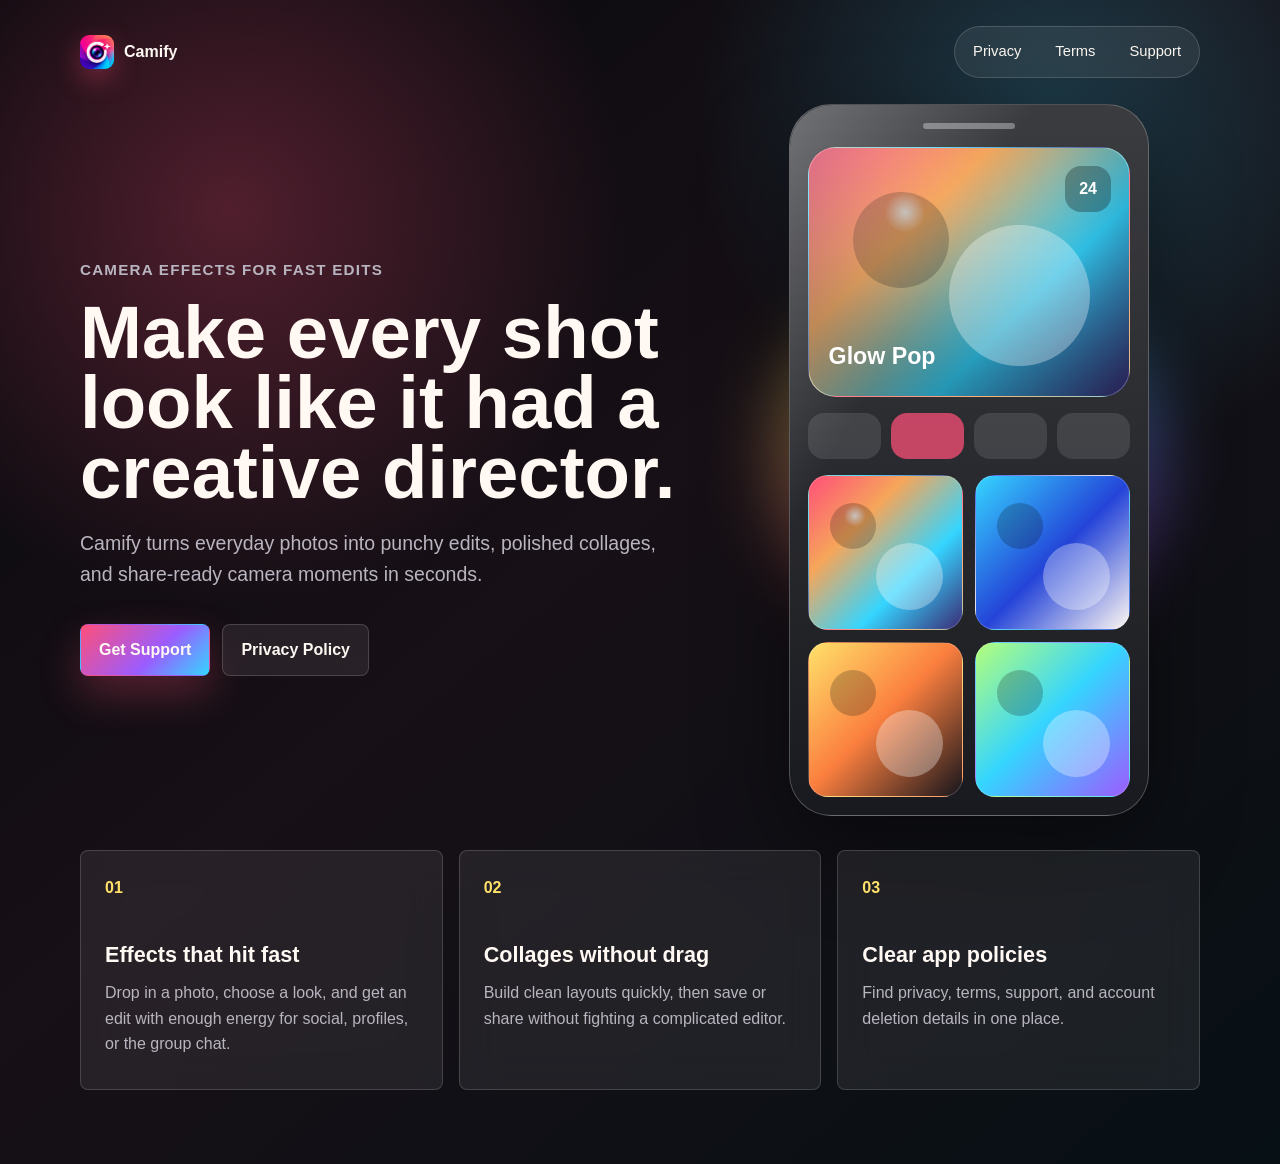
<file: index.html>
<!doctype html>
<html lang="en">
<head>
  <meta charset="utf-8">
  <meta name="viewport" content="width=device-width, initial-scale=1">
  <title>Camify - Creative Camera Effects</title>
  <link rel="icon" type="image/png" href="assets/logo.png">
  <link rel="apple-touch-icon" href="assets/logo.png">
  <link rel="stylesheet" href="styles.css">
</head>
<body>
  <header class="site-header">
    <a class="brand" href="index.html" aria-label="Camify home">
      <img class="brand-mark" src="assets/logo.png" alt="" aria-hidden="true">
      <span>Camify</span>
    </a>
    <nav class="top-nav" aria-label="Camify links">
      <a href="privacy.html">Privacy</a>
      <a href="terms.html">Terms</a>
      <a href="support.html">Support</a>
    </nav>
  </header>

  <main>
    <section class="hero">
      <div class="hero-copy">
        <p class="eyebrow">Camera effects for fast edits</p>
        <h1>Make every shot look like it had a creative director.</h1>
        <p class="lede">Camify turns everyday photos into punchy edits, polished collages, and share-ready camera moments in seconds.</p>
        <div class="hero-actions" aria-label="Primary links">
          <a class="button primary" href="support.html">Get Support</a>
          <a class="button secondary" href="privacy.html">Privacy Policy</a>
        </div>
      </div>

      <div class="phone-stage" aria-label="Camify preview">
        <div class="phone">
          <div class="phone-bar"></div>
          <div class="camera-card main-shot">
            <span class="shot-label">Glow Pop</span>
            <span class="shot-count">24</span>
          </div>
          <div class="tool-row">
            <span></span>
            <span></span>
            <span></span>
            <span></span>
          </div>
          <div class="mini-grid">
            <div class="camera-card tile-one"></div>
            <div class="camera-card tile-two"></div>
            <div class="camera-card tile-three"></div>
            <div class="camera-card tile-four"></div>
          </div>
        </div>
      </div>
    </section>

    <section class="feature-band" aria-label="Camify highlights">
      <article>
        <span>01</span>
        <h2>Effects that hit fast</h2>
        <p>Drop in a photo, choose a look, and get an edit with enough energy for social, profiles, or the group chat.</p>
      </article>
      <article>
        <span>02</span>
        <h2>Collages without drag</h2>
        <p>Build clean layouts quickly, then save or share without fighting a complicated editor.</p>
      </article>
      <article>
        <span>03</span>
        <h2>Clear app policies</h2>
        <p>Find privacy, terms, support, and account deletion details in one place.</p>
      </article>
    </section>
  </main>
</body>
</html>
</file>
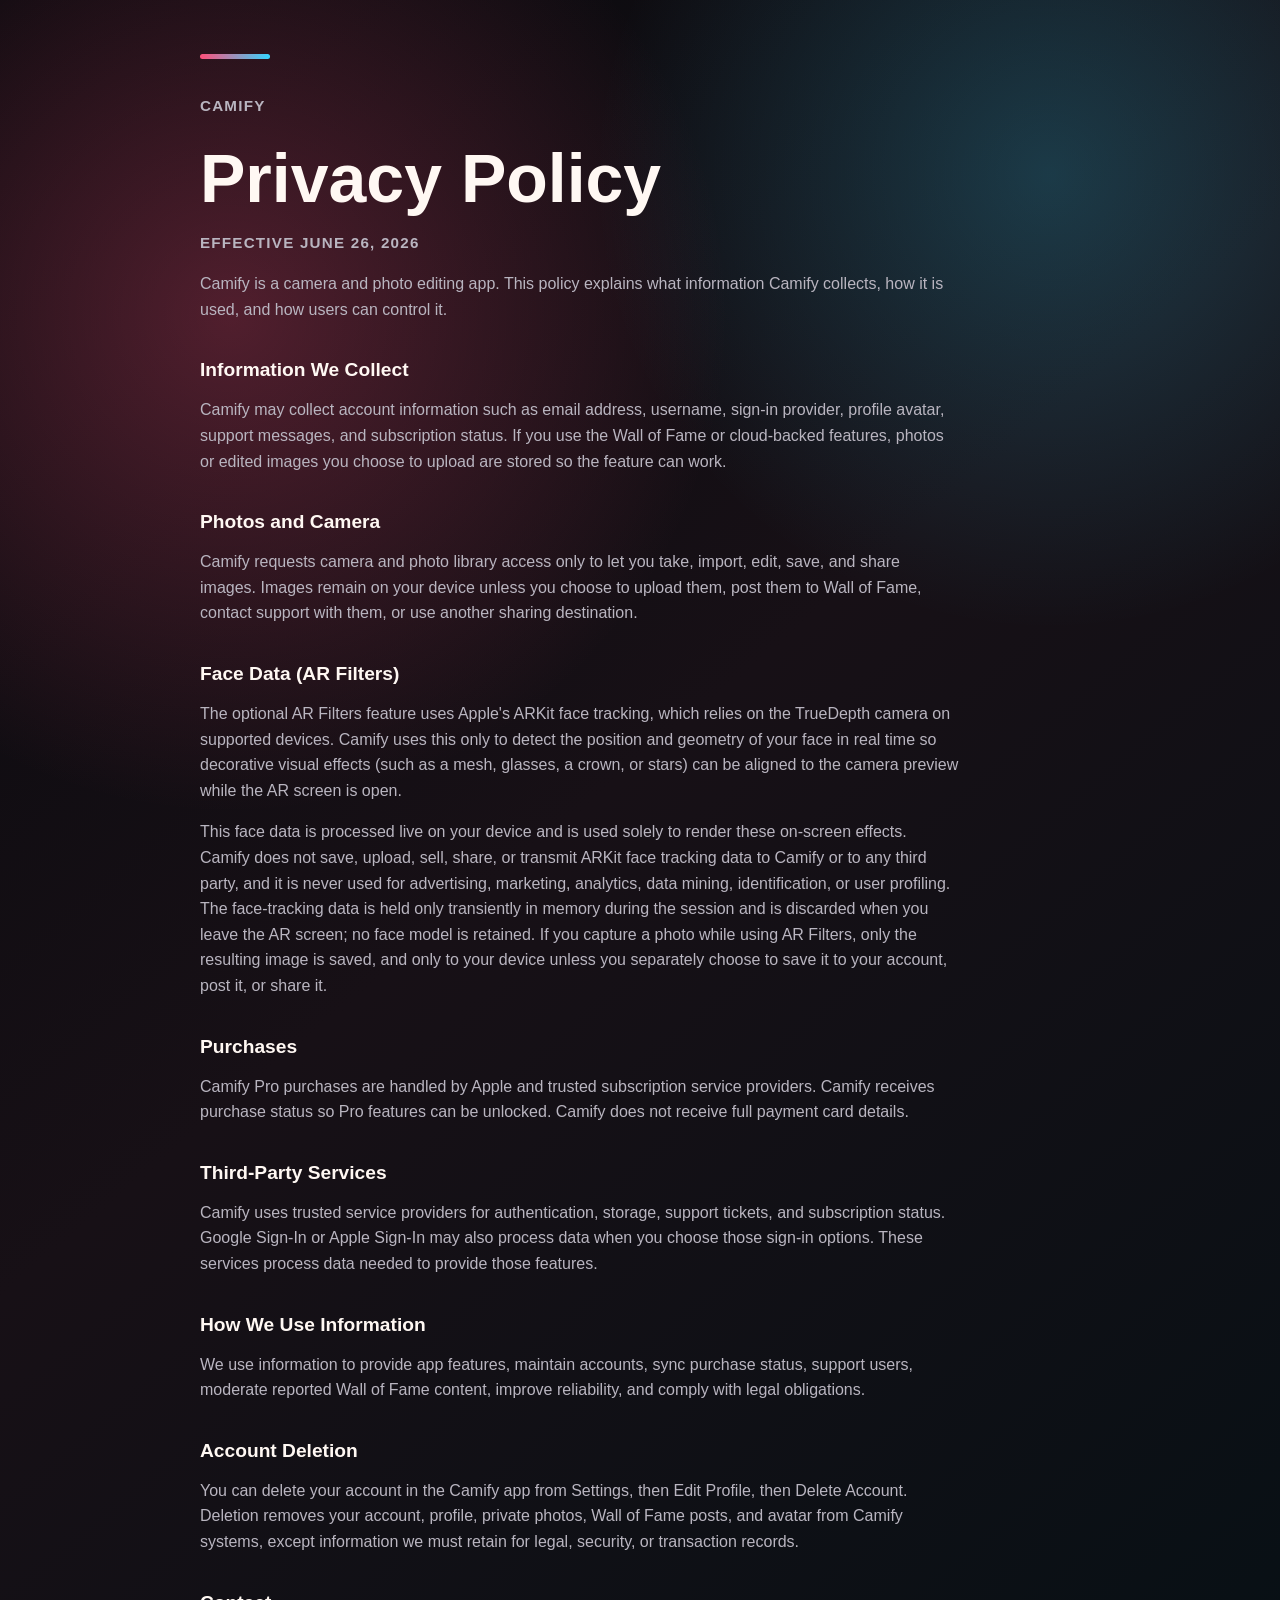
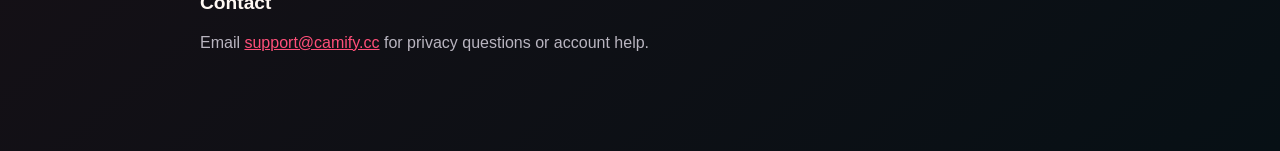
<file: privacy.html>
<!doctype html>
<html lang="en">
<head>
  <meta charset="utf-8">
  <meta name="viewport" content="width=device-width, initial-scale=1">
  <title>Camify Privacy Policy</title>
  <link rel="icon" type="image/png" href="assets/logo.png">
  <link rel="apple-touch-icon" href="assets/logo.png">
  <link rel="stylesheet" href="styles.css">
</head>
<body>
  <main class="page document">
    <a class="back" href="index.html">Camify</a>
    <h1>Privacy Policy</h1>
    <p class="updated">Effective June 26, 2026</p>

    <p>Camify is a camera and photo editing app. This policy explains what information Camify collects, how it is used, and how users can control it.</p>

    <h2>Information We Collect</h2>
    <p>Camify may collect account information such as email address, username, sign-in provider, profile avatar, support messages, and subscription status. If you use the Wall of Fame or cloud-backed features, photos or edited images you choose to upload are stored so the feature can work.</p>

    <h2>Photos and Camera</h2>
    <p>Camify requests camera and photo library access only to let you take, import, edit, save, and share images. Images remain on your device unless you choose to upload them, post them to Wall of Fame, contact support with them, or use another sharing destination.</p>

    <h2>Face Data (AR Filters)</h2>
    <p>The optional AR Filters feature uses Apple's ARKit face tracking, which relies on the TrueDepth camera on supported devices. Camify uses this only to detect the position and geometry of your face in real time so decorative visual effects (such as a mesh, glasses, a crown, or stars) can be aligned to the camera preview while the AR screen is open.</p>
    <p>This face data is processed live on your device and is used solely to render these on-screen effects. Camify does not save, upload, sell, share, or transmit ARKit face tracking data to Camify or to any third party, and it is never used for advertising, marketing, analytics, data mining, identification, or user profiling. The face-tracking data is held only transiently in memory during the session and is discarded when you leave the AR screen; no face model is retained. If you capture a photo while using AR Filters, only the resulting image is saved, and only to your device unless you separately choose to save it to your account, post it, or share it.</p>

    <h2>Purchases</h2>
    <p>Camify Pro purchases are handled by Apple and trusted subscription service providers. Camify receives purchase status so Pro features can be unlocked. Camify does not receive full payment card details.</p>

    <h2>Third-Party Services</h2>
    <p>Camify uses trusted service providers for authentication, storage, support tickets, and subscription status. Google Sign-In or Apple Sign-In may also process data when you choose those sign-in options. These services process data needed to provide those features.</p>

    <h2>How We Use Information</h2>
    <p>We use information to provide app features, maintain accounts, sync purchase status, support users, moderate reported Wall of Fame content, improve reliability, and comply with legal obligations.</p>

    <h2>Account Deletion</h2>
    <p>You can delete your account in the Camify app from Settings, then Edit Profile, then Delete Account. Deletion removes your account, profile, private photos, Wall of Fame posts, and avatar from Camify systems, except information we must retain for legal, security, or transaction records.</p>

    <h2>Contact</h2>
    <p>Email <a href="mailto:support@camify.cc">support@camify.cc</a> for privacy questions or account help.</p>
  </main>
</body>
</html>
</file>
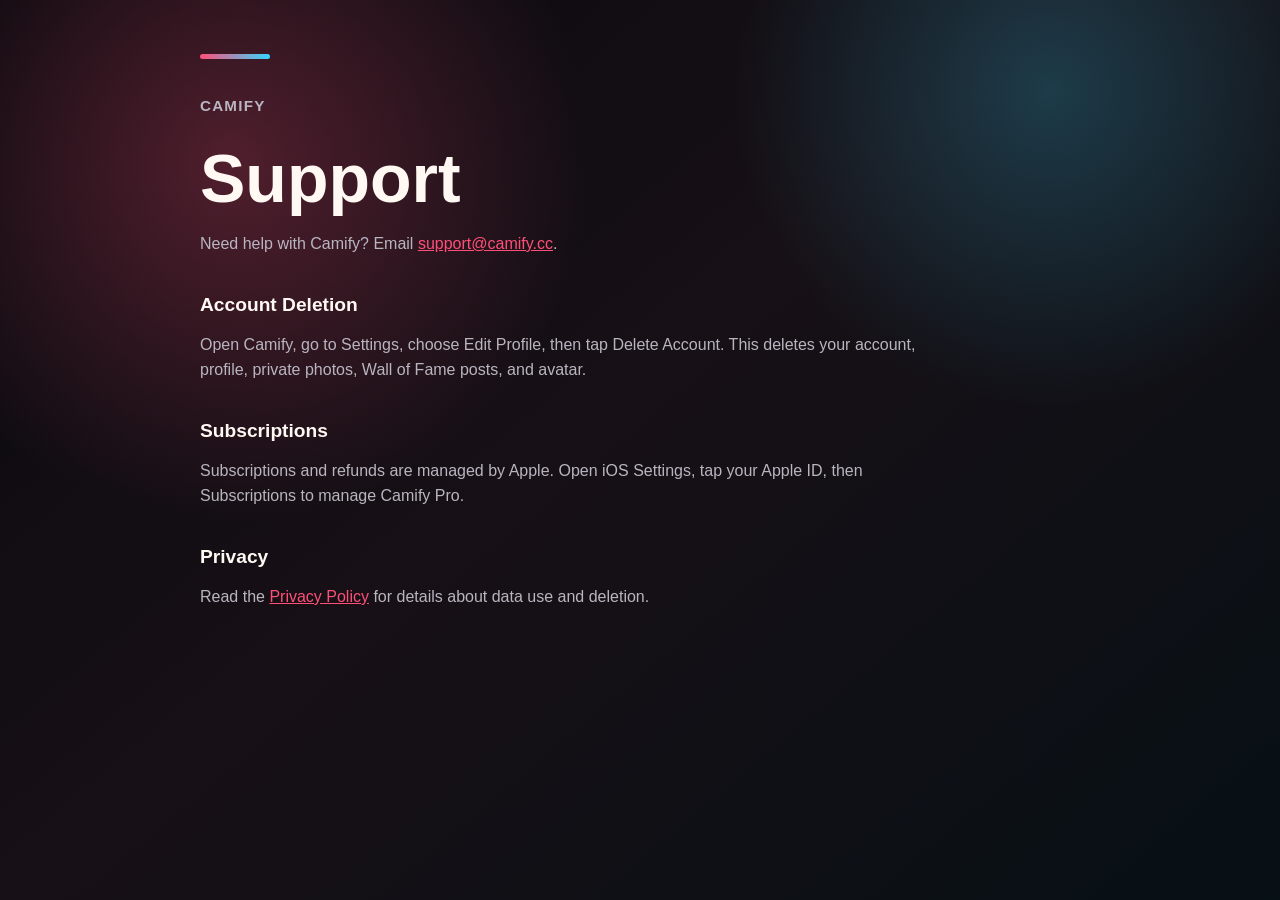
<file: support.html>
<!doctype html>
<html lang="en">
<head>
  <meta charset="utf-8">
  <meta name="viewport" content="width=device-width, initial-scale=1">
  <title>Camify Support</title>
  <link rel="icon" type="image/png" href="assets/logo.png">
  <link rel="apple-touch-icon" href="assets/logo.png">
  <link rel="stylesheet" href="styles.css">
</head>
<body>
  <main class="page document">
    <a class="back" href="index.html">Camify</a>
    <h1>Support</h1>
    <p>Need help with Camify? Email <a href="mailto:support@camify.cc">support@camify.cc</a>.</p>

    <h2>Account Deletion</h2>
    <p>Open Camify, go to Settings, choose Edit Profile, then tap Delete Account. This deletes your account, profile, private photos, Wall of Fame posts, and avatar.</p>

    <h2>Subscriptions</h2>
    <p>Subscriptions and refunds are managed by Apple. Open iOS Settings, tap your Apple ID, then Subscriptions to manage Camify Pro.</p>

    <h2>Privacy</h2>
    <p>Read the <a href="privacy.html">Privacy Policy</a> for details about data use and deletion.</p>
  </main>
</body>
</html>
</file>
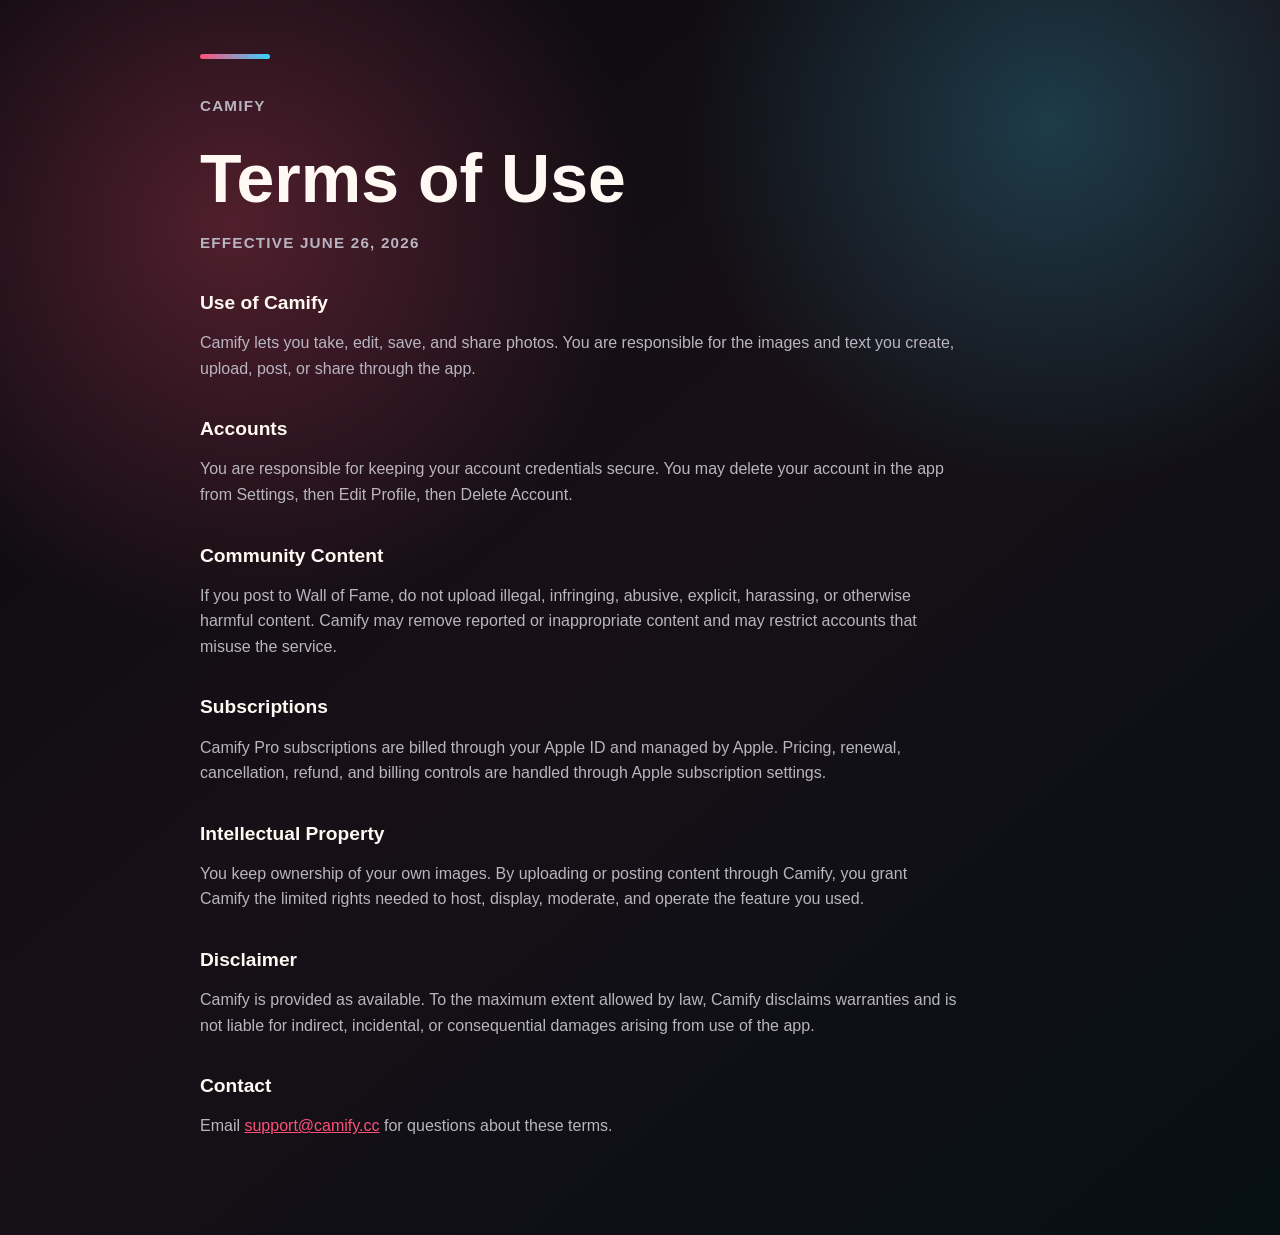
<file: terms.html>
<!doctype html>
<html lang="en">
<head>
  <meta charset="utf-8">
  <meta name="viewport" content="width=device-width, initial-scale=1">
  <title>Camify Terms of Use</title>
  <link rel="icon" type="image/png" href="assets/logo.png">
  <link rel="apple-touch-icon" href="assets/logo.png">
  <link rel="stylesheet" href="styles.css">
</head>
<body>
  <main class="page document">
    <a class="back" href="index.html">Camify</a>
    <h1>Terms of Use</h1>
    <p class="updated">Effective June 26, 2026</p>

    <h2>Use of Camify</h2>
    <p>Camify lets you take, edit, save, and share photos. You are responsible for the images and text you create, upload, post, or share through the app.</p>

    <h2>Accounts</h2>
    <p>You are responsible for keeping your account credentials secure. You may delete your account in the app from Settings, then Edit Profile, then Delete Account.</p>

    <h2>Community Content</h2>
    <p>If you post to Wall of Fame, do not upload illegal, infringing, abusive, explicit, harassing, or otherwise harmful content. Camify may remove reported or inappropriate content and may restrict accounts that misuse the service.</p>

    <h2>Subscriptions</h2>
    <p>Camify Pro subscriptions are billed through your Apple ID and managed by Apple. Pricing, renewal, cancellation, refund, and billing controls are handled through Apple subscription settings.</p>

    <h2>Intellectual Property</h2>
    <p>You keep ownership of your own images. By uploading or posting content through Camify, you grant Camify the limited rights needed to host, display, moderate, and operate the feature you used.</p>

    <h2>Disclaimer</h2>
    <p>Camify is provided as available. To the maximum extent allowed by law, Camify disclaims warranties and is not liable for indirect, incidental, or consequential damages arising from use of the app.</p>

    <h2>Contact</h2>
    <p>Email <a href="mailto:support@camify.cc">support@camify.cc</a> for questions about these terms.</p>
  </main>
</body>
</html>
</file>
<file: styles.css>
:root {
  color-scheme: dark;
  --bg: #08090d;
  --panel: rgba(255, 255, 255, 0.08);
  --panel-strong: rgba(255, 255, 255, 0.14);
  --text: #fff8f3;
  --muted: #b9b5c0;
  --accent: #ff4f79;
  --accent-two: #35d5ff;
  --accent-three: #ffe16a;
  --line: rgba(255, 255, 255, 0.16);
  --shadow: 0 28px 90px rgba(0, 0, 0, 0.45);
}

* {
  box-sizing: border-box;
}

body {
  margin: 0;
  font-family: -apple-system, BlinkMacSystemFont, "Segoe UI", sans-serif;
  background:
    radial-gradient(circle at 18% 18%, rgba(255, 79, 121, 0.28), transparent 28%),
    radial-gradient(circle at 82% 10%, rgba(53, 213, 255, 0.22), transparent 24%),
    linear-gradient(140deg, #08090d 0%, #171016 46%, #071015 100%);
  color: var(--text);
  line-height: 1.6;
  min-height: 100vh;
}

a {
  color: var(--accent);
}

.site-header,
main,
.page {
  width: min(1120px, calc(100% - 40px));
  margin: 0 auto;
}

.site-header {
  display: flex;
  align-items: center;
  justify-content: space-between;
  gap: 24px;
  padding: 26px 0 0;
}

.brand,
.top-nav,
.hero-actions,
.links {
  display: flex;
  align-items: center;
}

.brand {
  gap: 10px;
  color: var(--text);
  font-weight: 800;
  text-decoration: none;
}

.brand-mark {
  width: 34px;
  height: 34px;
  display: block;
  border-radius: 9px;
  box-shadow: 0 10px 26px rgba(255, 79, 121, 0.34);
  object-fit: cover;
}

.top-nav {
  gap: 8px;
  padding: 5px;
  border: 1px solid var(--line);
  border-radius: 999px;
  background: rgba(255, 255, 255, 0.07);
  backdrop-filter: blur(16px);
}

.top-nav a {
  padding: 8px 13px;
  border-radius: 999px;
  color: var(--text);
  font-size: 0.92rem;
  text-decoration: none;
}

.top-nav a:hover {
  background: rgba(255, 255, 255, 0.11);
}

.page {
  max-width: 880px;
  padding: 54px 0 80px;
}

.hero {
  display: grid;
  grid-template-columns: minmax(0, 1.02fr) minmax(320px, 0.78fr);
  align-items: center;
  gap: 52px;
  padding: 26px 0 34px;
}

.hero-copy {
  position: relative;
  z-index: 1;
}

.eyebrow,
.updated,
.back {
  color: var(--muted);
  font-size: 0.95rem;
  font-weight: 700;
  letter-spacing: 0.08em;
  text-transform: uppercase;
}

.back {
  display: inline-block;
  margin-bottom: 28px;
  text-decoration: none;
}

h1 {
  max-width: 820px;
  margin: 0 0 20px;
  font-size: 4.65rem;
  line-height: 0.94;
  letter-spacing: 0;
}

.document h1 {
  font-size: 4.25rem;
  line-height: 0.95;
}

h2 {
  margin-top: 36px;
  color: var(--text);
  font-size: 1.2rem;
  line-height: 1.2;
}

p {
  max-width: 760px;
  color: var(--muted);
}

.lede {
  max-width: 610px;
  font-size: 1.22rem;
}

.hero-actions {
  flex-wrap: wrap;
  gap: 12px;
  margin-top: 34px;
}

.button,
.links a {
  min-height: 48px;
  display: inline-flex;
  align-items: center;
  justify-content: center;
  padding: 12px 18px;
  border: 1px solid var(--line);
  border-radius: 8px;
  color: var(--text);
  font-weight: 750;
  text-decoration: none;
}

.button.primary {
  border-color: transparent;
  background: linear-gradient(135deg, var(--accent), #9b5cff 58%, var(--accent-two));
  box-shadow: 0 18px 42px rgba(255, 79, 121, 0.28);
}

.button.secondary,
.links a {
  background: var(--panel);
  backdrop-filter: blur(14px);
}

.phone-stage {
  position: relative;
  display: grid;
  place-items: center;
  min-height: 500px;
}

.phone-stage::before {
  position: absolute;
  width: 82%;
  aspect-ratio: 1;
  border-radius: 999px;
  background: conic-gradient(from 210deg, var(--accent), var(--accent-three), var(--accent-two), #9b5cff, var(--accent));
  content: "";
  filter: blur(34px);
  opacity: 0.54;
}

.phone {
  position: relative;
  width: min(100%, 360px);
  min-height: 490px;
  padding: 18px;
  border: 1px solid rgba(255, 255, 255, 0.24);
  border-radius: 42px;
  background:
    linear-gradient(180deg, rgba(255, 255, 255, 0.18), rgba(255, 255, 255, 0.04)),
    #101116;
  box-shadow: var(--shadow);
  overflow: hidden;
}

.phone::after {
  position: absolute;
  inset: 0;
  border-radius: inherit;
  background: linear-gradient(120deg, rgba(255, 255, 255, 0.28), transparent 32%);
  content: "";
  pointer-events: none;
}

.phone-bar {
  width: 92px;
  height: 6px;
  margin: 0 auto 18px;
  border-radius: 999px;
  background: rgba(255, 255, 255, 0.34);
}

.camera-card {
  position: relative;
  border: 1px solid rgba(255, 255, 255, 0.18);
  border-radius: 28px;
  background:
    radial-gradient(circle at 30% 26%, rgba(255, 255, 255, 0.9), transparent 7%),
    linear-gradient(135deg, #ff4f79 0%, #f6a65a 32%, #35d5ff 66%, #3b2a74 100%);
  overflow: hidden;
}

.camera-card::before,
.camera-card::after {
  position: absolute;
  inset: auto 12% 12% auto;
  width: 44%;
  aspect-ratio: 1;
  border-radius: 50%;
  background: rgba(255, 255, 255, 0.32);
  content: "";
}

.camera-card::after {
  inset: 18% auto auto 14%;
  width: 30%;
  background: rgba(8, 9, 13, 0.22);
}

.main-shot {
  height: 250px;
  box-shadow: inset 0 -90px 120px rgba(0, 0, 0, 0.32);
}

.shot-label,
.shot-count {
  position: absolute;
  z-index: 1;
  color: #fff;
  font-weight: 850;
}

.shot-label {
  left: 20px;
  bottom: 20px;
  font-size: 1.45rem;
}

.shot-count {
  right: 18px;
  top: 18px;
  display: grid;
  place-items: center;
  width: 46px;
  height: 46px;
  border-radius: 16px;
  background: rgba(0, 0, 0, 0.28);
  backdrop-filter: blur(10px);
}

.tool-row {
  display: grid;
  grid-template-columns: repeat(4, 1fr);
  gap: 10px;
  margin: 16px 0;
}

.tool-row span {
  height: 46px;
  border-radius: 16px;
  background: rgba(255, 255, 255, 0.11);
}

.tool-row span:nth-child(2) {
  background: rgba(255, 79, 121, 0.72);
}

.mini-grid {
  display: grid;
  grid-template-columns: repeat(2, 1fr);
  gap: 12px;
}

.mini-grid .camera-card {
  aspect-ratio: 1;
  border-radius: 20px;
}

.tile-two {
  background: linear-gradient(135deg, #35d5ff, #2444d8 52%, #fff8f3);
}

.tile-three {
  background: linear-gradient(135deg, #ffe16a, #fb7f3f 48%, #16151c);
}

.tile-four {
  background: linear-gradient(135deg, #b5ff7a, #35d5ff 48%, #9b5cff);
}

.feature-band {
  display: grid;
  grid-template-columns: repeat(3, 1fr);
  gap: 16px;
  padding: 0 0 74px;
}

.feature-band article {
  min-height: 240px;
  padding: 24px;
  border: 1px solid var(--line);
  border-radius: 8px;
  background: rgba(255, 255, 255, 0.075);
  backdrop-filter: blur(18px);
}

.feature-band span {
  color: var(--accent-three);
  font-weight: 850;
}

.feature-band h2 {
  margin: 42px 0 12px;
  font-size: 1.35rem;
}

.feature-band p {
  margin: 0;
}

.links {
  flex-wrap: wrap;
  gap: 12px;
  margin-top: 30px;
}

.document {
  position: relative;
}

.document::before {
  display: block;
  width: 70px;
  height: 5px;
  margin-bottom: 34px;
  border-radius: 999px;
  background: linear-gradient(90deg, var(--accent), var(--accent-two));
  content: "";
}

@media (max-width: 820px) {
  .site-header {
    align-items: flex-start;
  }

  .top-nav {
    max-width: 210px;
    flex-wrap: wrap;
    justify-content: flex-end;
    border-radius: 18px;
  }

  .hero {
    grid-template-columns: 1fr;
    gap: 28px;
    padding-top: 48px;
  }

  h1 {
    font-size: 4.3rem;
  }

  .document h1 {
    font-size: 3.6rem;
  }

  .phone-stage {
    min-height: 470px;
  }

  .phone {
    width: min(100%, 330px);
    min-height: 470px;
  }

  .main-shot {
    height: 230px;
  }

  .feature-band {
    grid-template-columns: 1fr;
  }
}

@media (max-width: 560px) {
  .site-header,
  main,
  .page {
    width: min(100% - 28px, 1120px);
  }

  .site-header {
    display: grid;
  }

  .top-nav {
    width: 100%;
    max-width: none;
    justify-content: space-between;
  }

  h1 {
    font-size: 3.45rem;
  }

  .lede {
    font-size: 1.08rem;
  }

  .button {
    width: 100%;
  }

  .phone-stage {
    min-height: 450px;
  }

  .phone {
    border-radius: 34px;
  }

  .feature-band article {
    min-height: 210px;
  }
}

@media (max-width: 360px) {
  h1 {
    font-size: 3.05rem;
  }
}
</file>
